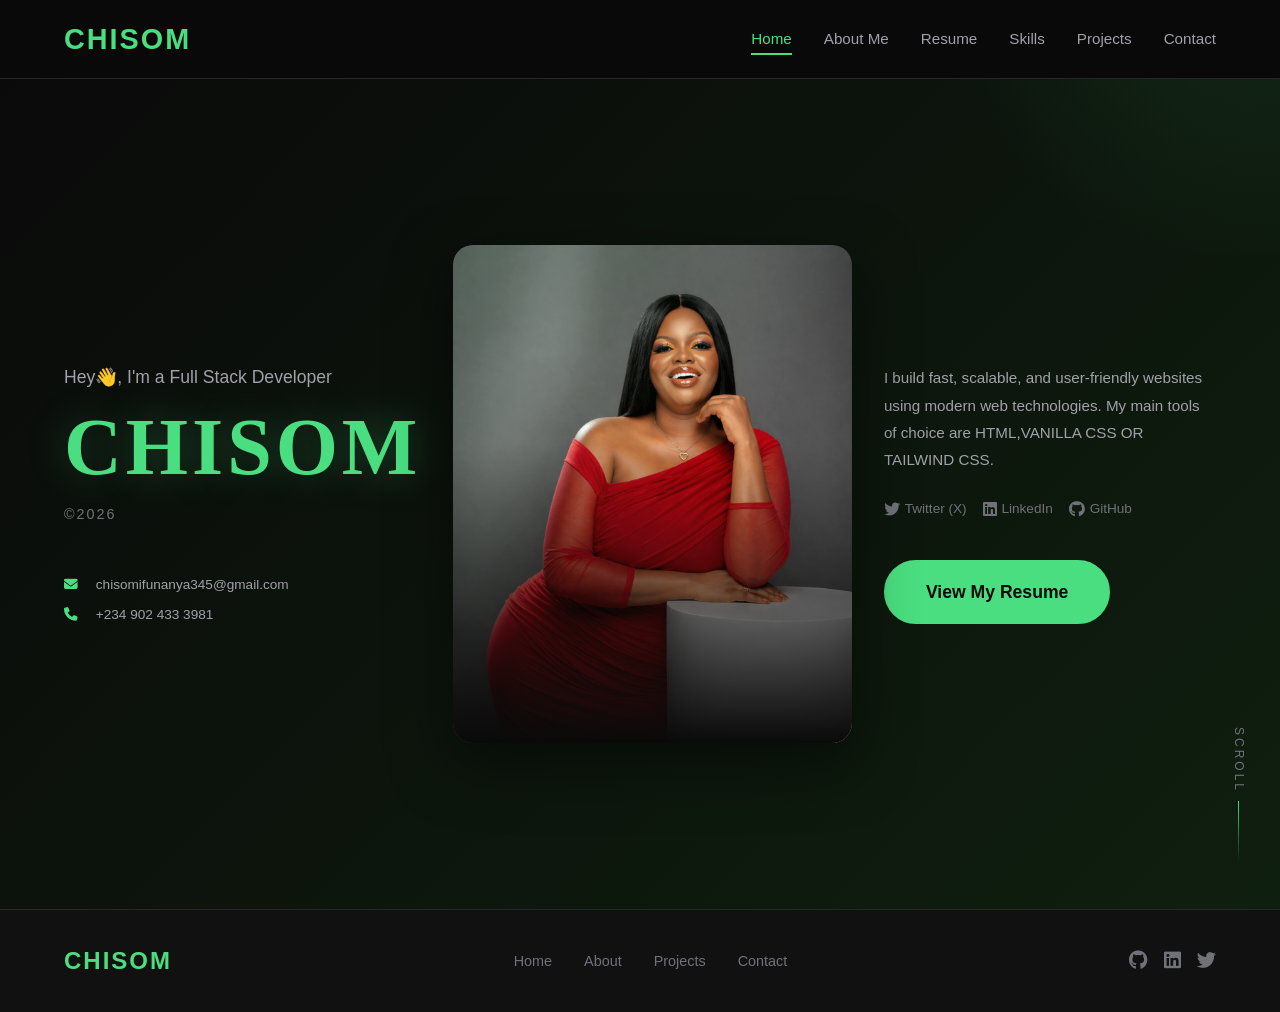
<file: index.html>
<!DOCTYPE html>
<html lang="en">
<head>
    <meta charset="UTF-8">
    <meta name="viewport" content="width=device-width, initial-scale=1.0">
    <title>CHISOM | Full Stack Developer</title>
    
    <link rel="stylesheet" href="./css/global.css">
    <link rel="stylesheet" href="./css/index.css">

    <link rel="stylesheet" href="https://cdnjs.cloudflare.com/ajax/libs/font-awesome/6.4.0/css/all.min.css">
</head>
<body>
    <!-- Navigation -->
    <nav class="navbar">
        <a href="index.html" class="logo">CHISOM</a>
          
           
        
        <ul class="nav-links" id="navLinks">
            <li><a href="index.html" class="active">Home</a></li>
            <li><a href="about.html">About Me</a></li>
            <li><a href="resume.html">Resume</a></li>
            <li><a href="skills.html">Skills</a></li>
            <li><a href="projects.html">Projects</a></li>
            <li><a href="contact.html">Contact</a></li>
        </ul>
    </nav>

    <!-- Hero Section -->
    <section class="hero">
        <div class="hero-content">
            <div class="hero-text">
                <p class="hero-greeting">Hey👋, I'm a Full Stack Developer</p>
                <h1 class="hero-name">CHISOM</h1>
                <p class="hero-year">©2026</p>
                <div class="hero-contact">
                    <p><i class="fas fa-envelope"></i> <a href="mailto:chisomifunanya345@gmail.com">chisomifunanya345@gmail.com</a></p>
                    <p><i class="fas fa-phone"></i> <a href="tel:+2349024333981">+234 902 433 3981</a></p>
                </div>
            </div>
            <div class="hero-image-container">
                <div class="hero-image-wrapper">
                    <img src="./images/portfolio_image.png" alt="Chisom - Full Stack Developer" class="hero-image">
                    <div class="hero-image-overlay"></div>
                </div>
            </div>

            <div class="hero-info">
                <!-- changed the paragraph -->
                <p class="hero-description">
                    I build fast, scalable, and user-friendly websites using modern web technologies. 
                    My main tools of choice are HTML,VANILLA CSS OR TAILWIND CSS.
                </p>
                <!-- removed codepen socials -->
                <div class="hero-socials">
                    <a href="https://twitter.com" target="_blank"><i class="fab fa-twitter"></i> Twitter (X)</a>
                    <a href="https://linkedin.com" target="_blank"><i class="fab fa-linkedin"></i> LinkedIn</a>
                    <a href="https://github.com" target="_blank"><i class="fab fa-github"></i> GitHub</a>
                </div>
                <a href="resume.html" class="btn hero-cta">View My Resume</a>
            </div>
        </div>
        <div class="scroll-indicator">
            <span class="scroll-text">SCROLL</span>
            <div class="scroll-line"></div>
        </div>
    </section>

    <!-- Footer -->
    <footer class="footer">
        <a href="index.html" class="footer-logo">CHISOM</a>
        <ul class="footer-links">
            <li><a href="index.html">Home</a></li>
            <li><a href="about.html">About</a></li>
            <li><a href="projects.html">Projects</a></li>
            <li><a href="contact.html">Contact</a></li>
        </ul>
        <div class="footer-social">
            <a href="https://github.com" target="_blank"><i class="fab fa-github"></i></a>
            <a href="https://linkedin.com" target="_blank"><i class="fab fa-linkedin"></i></a>
            <a href="https://twitter.com" target="_blank"><i class="fab fa-twitter"></i></a>
        </div>
    </footer>

    
</body>
</html>
</file>
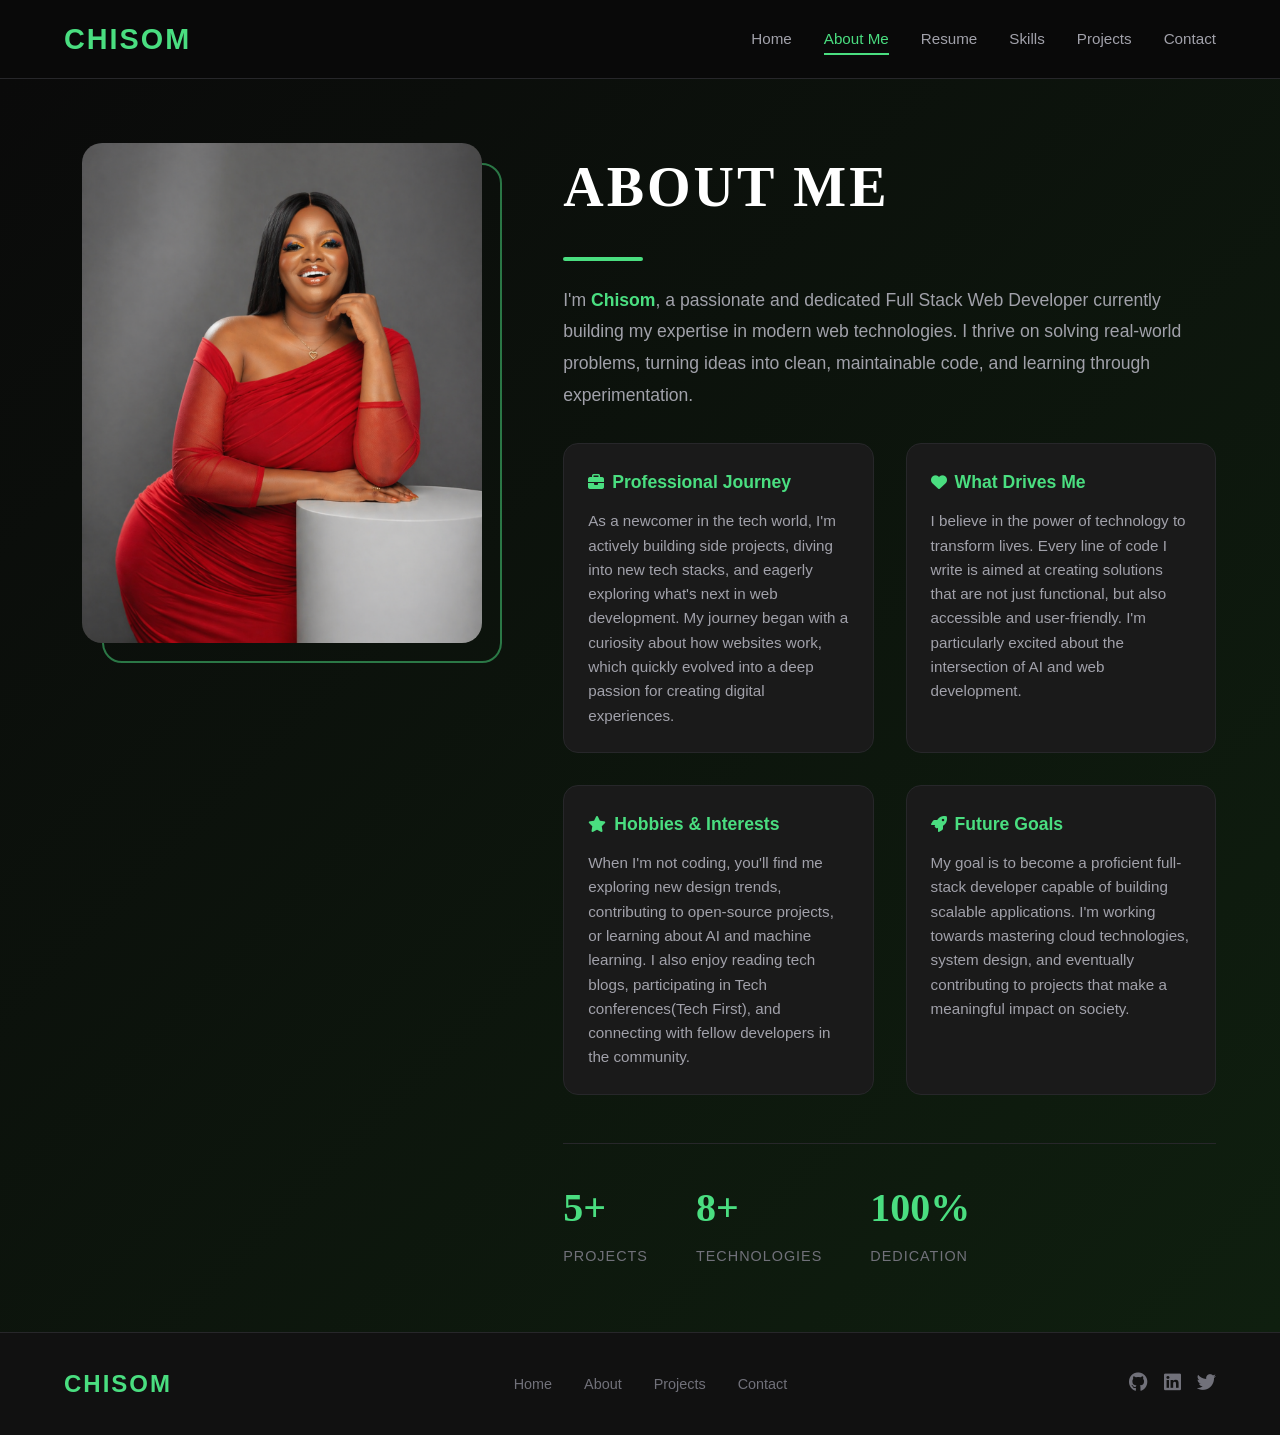
<file: about.html>
<!DOCTYPE html>
<html lang="en">
<head>
    <meta charset="UTF-8">
    <meta name="viewport" content="width=device-width, initial-scale=1.0">
    <title>About Me | CHISOM</title>
    <link rel="stylesheet" href="./css/global.css">
    <link rel="stylesheet" href="./css/about.css">

    <link rel="stylesheet" href="https://cdnjs.cloudflare.com/ajax/libs/font-awesome/6.4.0/css/all.min.css">
</head>
<body>
    <!-- Navigation -->
    <nav class="navbar">
        <a href="index.html" class="logo">CHISOM</a>
        <div class="menu-toggle" onclick="toggleMenu()">
            <span></span>
            <span></span>
            <span></span>
        </div>
        <ul class="nav-links" id="navLinks">
            <li><a href="index.html">Home</a></li>
            <li><a href="about.html" class="active">About Me</a></li>
            <li><a href="resume.html">Resume</a></li>
            <li><a href="skills.html">Skills</a></li>
            <li><a href="projects.html">Projects</a></li>
            <li><a href="contact.html">Contact</a></li>
        </ul>
    </nav>

    <!-- About Section -->
    <section class="about-section">
        <div class="about-container">
            <div class="about-image-side">
                <div class="about-image-wrapper">
                    <img src="./images/portfolio_image.png" alt="Chisom" class="about-image">
                    <div class="image-frame"></div>
                </div>
            </div>
            <div class="about-content-side">
                <h1 class="about-header">ABOUT ME</h1>
                <div class="about-divider"></div>
                <div class="about-text">
                    <p class="about-intro">
                        I'm <strong>Chisom</strong>, a passionate and dedicated Full Stack Web Developer currently building my expertise in modern web technologies. I thrive on solving real-world problems, turning ideas into clean, maintainable code, and learning through experimentation.
                    </p>

                    <div class="about-details">
                        <div class="detail-item">
                            <h3><i class="fas fa-briefcase"></i> Professional Journey</h3>
                            <p>As a newcomer in the tech world, I'm actively building side projects, diving into new tech stacks, and eagerly exploring what's next in web development. My journey began with a curiosity about how websites work, which quickly evolved into a deep passion for creating digital experiences.</p>
                        </div>

                        <div class="detail-item">
                            <h3><i class="fas fa-heart"></i> What Drives Me</h3>
                            <p>I believe in the power of technology to transform lives. Every line of code I write is aimed at creating solutions that are not just functional, but also accessible and user-friendly. I'm particularly excited about the intersection of AI and web development.</p>
                        </div>

                        <div class="detail-item">
                            <h3><i class="fas fa-star"></i> Hobbies & Interests</h3>
                            <p>When I'm not coding, you'll find me exploring new design trends, contributing to open-source projects, or learning about AI and machine learning. I also enjoy reading tech blogs, participating in Tech conferences(Tech First), and connecting with fellow developers in the community.</p>
                        </div>

                        <div class="detail-item">
                            <h3><i class="fas fa-rocket"></i> Future Goals</h3>
                            <p>My goal is to become a proficient full-stack developer capable of building scalable applications. I'm working towards mastering cloud technologies, system design, and eventually contributing to projects that make a meaningful impact on society.</p>
                        </div>
                    </div>

<!-- Changed the stat-number -->
                    <div class="about-stats">
                        <div class="stat">
                            <span class="stat-number">5+</span>
                            <span class="stat-label">Projects</span>
                        </div>
                        <div class="stat">
                            <span class="stat-number">8+</span>
                            <span class="stat-label">Technologies</span>
                        </div>
                        <div class="stat">
                            <span class="stat-number">100%</span>
                            <span class="stat-label">Dedication</span>
                        </div>
                    </div>
                </div>
            </div>
        </div>
    </section>

    <!-- Footer -->
    <footer class="footer">
        <a href="index.html" class="footer-logo">CHISOM</a>
        <ul class="footer-links">
            <li><a href="index.html">Home</a></li>
            <li><a href="about.html">About</a></li>
            <li><a href="projects.html">Projects</a></li>
            <li><a href="contact.html">Contact</a></li>
        </ul>
        <div class="footer-social">
            <a href="https://github.com" target="_blank"><i class="fab fa-github"></i></a>
            <a href="https://linkedin.com" target="_blank"><i class="fab fa-linkedin"></i></a>
            <a href="https://twitter.com" target="_blank"><i class="fab fa-twitter"></i></a>
        </div>
    </footer>

    
</body>
</html>
</file>
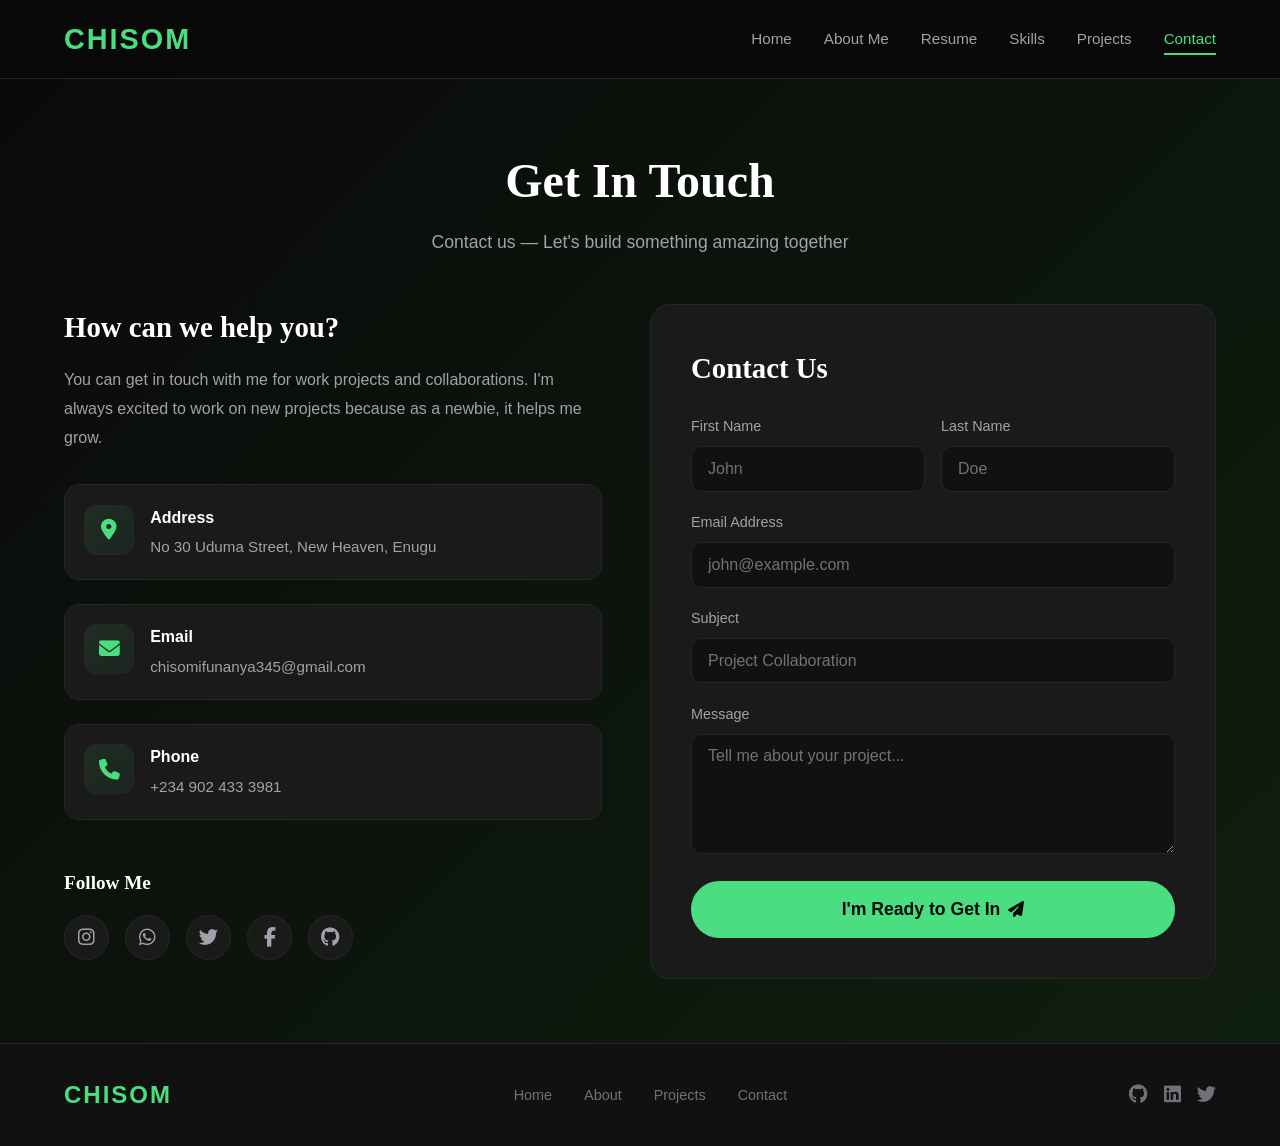
<file: contact.html>
<!DOCTYPE html>
<html lang="en">
<head>
    <meta charset="UTF-8">
    <meta name="viewport" content="width=device-width, initial-scale=1.0">
    <title>Contact | CHISOM</title>
    <link rel="stylesheet" href="./css/global.css">
    <link rel="stylesheet" href="./css/contact.css">
    <link rel="stylesheet" href="https://cdnjs.cloudflare.com/ajax/libs/font-awesome/6.4.0/css/all.min.css">
</head>
<body>
    <!-- Navigation -->
    <nav class="navbar">
        <a href="index.html" class="logo">CHISOM</a>
        <div>
            <span></span>
            <span></span>
            <span></span>
        </div>
        <ul class="nav-links" id="navLinks">
            <li><a href="index.html">Home</a></li>
            <li><a href="about.html">About Me</a></li>
            <li><a href="resume.html">Resume</a></li>
            <li><a href="skills.html">Skills</a></li>
            <li><a href="projects.html">Projects</a></li>
            <li><a href="contact.html" class="active">Contact</a></li>
        </ul>
    </nav>

    <!-- Contact Section -->
    <section class="contact-section">
        <div class="contact-container">
            <div class="contact-header">
                <h1 class="page-title">Get In Touch</h1>
                <p class="page-subtitle">Contact us — Let's build something amazing together</p>
            </div>

            <div class="contact-content">
                <!-- Left Side - Contact Info -->
                <div class="contact-info-side">
                    <div class="info-header">
                        <h2>How can we help you?</h2>
                        <p>You can get in touch with me for work projects and collaborations. I'm always excited to work on new projects because as a newbie, it helps me grow.</p>
                    </div>

                    <div class="contact-details">
                        <div class="contact-item">
                            <div class="contact-icon">
                                <i class="fas fa-map-marker-alt"></i>
                            </div>
                            <div class="contact-detail">
                                <h3>Address</h3>
                                <p>No 30 Uduma Street, New Heaven, Enugu</p>
                            </div>
                        </div>

                        <div class="contact-item">
                            <div class="contact-icon">
                                <i class="fas fa-envelope"></i>
                            </div>
                            <div class="contact-detail">
                                <h3>Email</h3>
                                <a href="mailto:chisomifunanya345@gmail.com?subject=Project%20Inquiry">chisomifunanya345@gmail.com</a>
                            </div>
                        </div>

                        <div class="contact-item">
                            <div class="contact-icon">
                                <i class="fas fa-phone"></i>
                            </div>
                            <div class="contact-detail">
                                <h3>Phone</h3>
                                <a href="tel:+2349024333981">+234 902 433 3981</a>
                            </div>
                        </div>
                    </div>

                    <div class="social-section">
                        <h3>Follow Me</h3>
                        <div class="social-icons">
                            <a href="https://instagram.com" target="_blank" title="Instagram"><i class="fab fa-instagram"></i></a>
                            <a href="https://wa.me/2349024333981" target="_blank" title="WhatsApp"><i class="fab fa-whatsapp"></i></a>
                            <a href="https://twitter.com" target="_blank" title="Twitter"><i class="fab fa-twitter"></i></a>
                            <a href="https://facebook.com" target="_blank" title="Facebook"><i class="fab fa-facebook-f"></i></a>
                            <a href="https://github.com" target="_blank" title="GitHub"><i class="fab fa-github"></i></a>
                        </div>
                    </div>
                </div>

                <!-- Right Side - Contact Form -->
                <div class="contact-form-side">
                    <div class="form-container">
                        <h2 class="form-title">Contact Us</h2>
                        <form class="contact-form" action="#" method="POST">
                            <div class="form-row">
                                <div class="form-group">
                                    <label for="firstName">First Name</label>
                                    <input type="text" id="firstName" name="firstName" placeholder="John" required>
                                </div>
                                <div class="form-group">
                                    <label for="lastName">Last Name</label>
                                    <input type="text" id="lastName" name="lastName" placeholder="Doe" required>
                                </div>
                            </div>

                            <div class="form-group">
                                <label for="email">Email Address</label>
                                <input type="email" id="email" name="email" placeholder="john@example.com" required>
                            </div>

                            <div class="form-group">
                                <label for="subject">Subject</label>
                                <input type="text" id="subject" name="subject" placeholder="Project Collaboration" required>
                            </div>

                            <div class="form-group">
                                <label for="comment">Message</label>
                                <textarea id="comment" name="comment" rows="5" placeholder="Tell me about your project..." required></textarea>
                            </div>

                            <button type="submit" class="btn form-btn">
                                I'm Ready to Get In <i class="fas fa-paper-plane"></i>
                            </button>
                        </form>
                    </div>
                </div>
            </div>
        </div>
    </section>

    <!-- Footer -->
    <footer class="footer">
        <a href="index.html" class="footer-logo">CHISOM</a>
        <ul class="footer-links">
            <li><a href="index.html">Home</a></li>
            <li><a href="about.html">About</a></li>
            <li><a href="projects.html">Projects</a></li>
            <li><a href="contact.html">Contact</a></li>
        </ul>
        <div class="footer-social">
            <a href="https://github.com" target="_blank"><i class="fab fa-github"></i></a>
            <a href="https://linkedin.com" target="_blank"><i class="fab fa-linkedin"></i></a>
            <a href="https://twitter.com" target="_blank"><i class="fab fa-twitter"></i></a>
        </div>
    </footer>

   
</body>
</html>
</file>
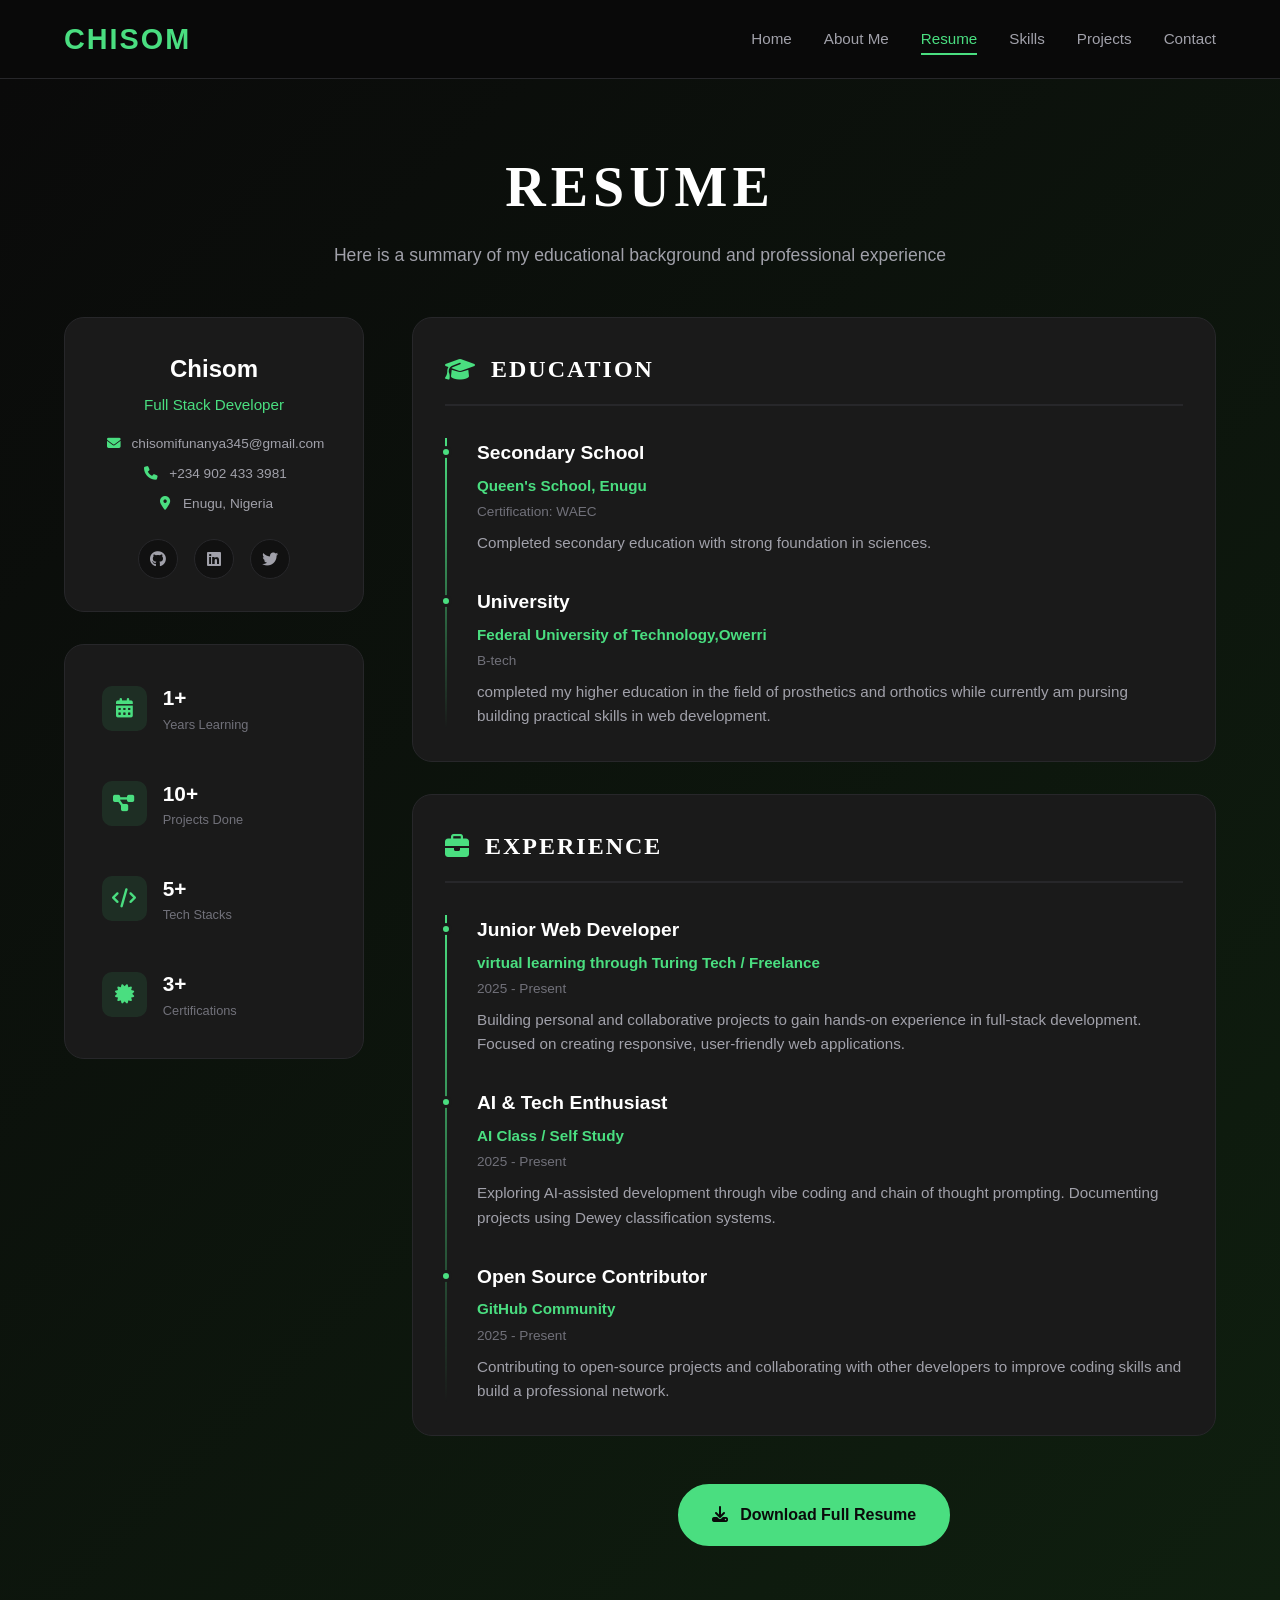
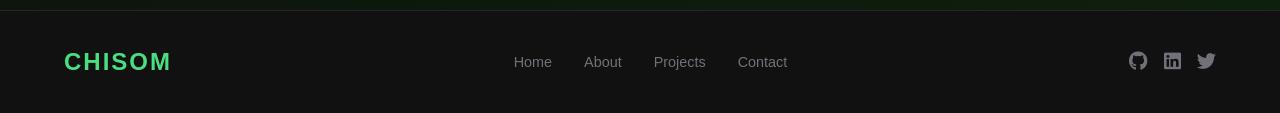
<file: resume.html>
<!DOCTYPE html>
<html lang="en">
<head>
    <meta charset="UTF-8">
    <meta name="viewport" content="width=device-width, initial-scale=1.0">
    <title>Resume | CHISOM</title>
    <link rel="stylesheet" href="./css/resume.css">
    <link rel="stylesheet" href="./css/global.css">
    <link rel="stylesheet" href="https://cdnjs.cloudflare.com/ajax/libs/font-awesome/6.4.0/css/all.min.css">
</head>
<body>
    <!-- Navigation -->
    <nav class="navbar">
        <a href="index.html" class="logo">CHISOM</a>
        <div class="menu-toggle"  onclick="toggleMenu()">
            <span></span>
            <span></span>
            <span></span>
        </div>
        <ul class="nav-links" id="navLinks">
            <li><a href="index.html">Home</a></li>
            <li><a href="about.html">About Me</a></li>
            <li><a href="resume.html" class="active">Resume</a></li>
            <li><a href="skills.html">Skills</a></li>
            <li><a href="projects.html">Projects</a></li>
            <li><a href="contact.html">Contact</a></li>
        </ul>
    </nav>

    <!-- Resume Section -->
    <section class="resume-section">
        <div class="resume-container">
            <div class="resume-header">
                <h1 class="page-title">RESUME</h1>
                <p class="page-subtitle">Here is a summary of my educational background and professional experience</p>
            </div>

            <div class="resume-content">
                <!-- Left Column -->
                <div class="resume-left">
                    <!-- Profile Card -->
                    <div class="profile-card">
                        <h2 class="profile-name">Chisom</h2>
                        <p class="profile-title">Full Stack Developer</p>
                        <div class="profile-contact">
                            <p><i class="fas fa-envelope"></i> chisomifunanya345@gmail.com</p>
                            <p><i class="fas fa-phone"></i> +234 902 433 3981</p>
                            <p><i class="fas fa-map-marker-alt"></i> Enugu, Nigeria</p>
                        </div>
                        <div class="profile-social">
                            <a href="https://github.com" target="_blank"><i class="fab fa-github"></i></a>
                            <a href="https://linkedin.com" target="_blank"><i class="fab fa-linkedin"></i></a>
                            <a href="https://twitter.com" target="_blank"><i class="fab fa-twitter"></i></a>
                        </div>
                    </div>

                    <!-- Quick Stats -->
                    <div class="stats-card">
                        <div class="stat-item">
                            <span class="stat-icon"><i class="fas fa-calendar-alt"></i></span>
                            <div class="stat-info">
                                <span class="stat-value">1+</span>
                                <span class="stat-label">Years Learning</span>
                            </div>
                        </div>
                        <div class="stat-item">
                            <span class="stat-icon"><i class="fas fa-project-diagram"></i></span>
                            <div class="stat-info">
                                <span class="stat-value">10+</span>
                                <span class="stat-label">Projects Done</span>
                            </div>
                        </div>
                        <div class="stat-item">
                            <span class="stat-icon"><i class="fas fa-code"></i></span>
                            <div class="stat-info">
                                <span class="stat-value">5+</span>
                                <span class="stat-label">Tech Stacks</span>
                            </div>
                        </div>
                        <div class="stat-item">
                            <span class="stat-icon"><i class="fas fa-certificate"></i></span>
                            <div class="stat-info">
                                <span class="stat-value">3+</span>
                                <span class="stat-label">Certifications</span>
                            </div>
                        </div>
                    </div>
                </div>

                <!-- Right Column -->
                <div class="resume-right">
                    <!-- Education Section -->
                    <div class="resume-block">
                        <div class="block-header">
                            <i class="fas fa-graduation-cap"></i>
                            <h2>EDUCATION</h2>
                        </div>

                        <div class="timeline">
                            <div class="timeline-item">
                                <div class="timeline-dot"></div>
                                <div class="timeline-content">
                                    <h3>Secondary School</h3>
                                    <span class="timeline-institution">Queen's School, Enugu</span>
                                    <span class="timeline-cert">Certification: WAEC</span>
                                    <p>Completed secondary education with strong foundation in sciences.</p>
                                </div>
                            </div>

                            <div class="timeline-item">
                                <div class="timeline-dot"></div>
                                <div class="timeline-content">
                                    <h3>University</h3>
                                    <span class="timeline-institution">Federal University of Technology,Owerri</span>
                                    <span class="timeline-cert">B-tech</span>
                                    <p>completed my higher education in the field of prosthetics and orthotics while currently am pursing building practical skills in web development.</p>
                                </div>
                            </div>
                        </div>
                    </div>

                    <!-- Experience Section -->
                    <div class="resume-block">
                        <div class="block-header">
                            <i class="fas fa-briefcase"></i>
                            <h2>EXPERIENCE</h2>
                        </div>

                        <div class="timeline">
                            <div class="timeline-item">
                                <div class="timeline-dot"></div>
                                <div class="timeline-content">
                                    <h3>Junior Web Developer</h3>
                                    <span class="timeline-institution">virtual learning through Turing Tech / Freelance</span>
                                    <span class="timeline-cert">2025 - Present</span>
                                    <p>Building personal and collaborative projects to gain hands-on experience in full-stack development. Focused on creating responsive, user-friendly web applications.</p>
                                </div>
                            </div>

                            <div class="timeline-item">
                                <div class="timeline-dot"></div>
                                <div class="timeline-content">
                                    <h3>AI & Tech Enthusiast</h3>
                                    <span class="timeline-institution">AI Class / Self Study</span>
                                    <span class="timeline-cert">2025 - Present</span>
                                    <p>Exploring AI-assisted development through vibe coding and chain of thought prompting. Documenting projects using Dewey classification systems.</p>
                                </div>
                            </div>

                            <div class="timeline-item">
                                <div class="timeline-dot"></div>
                                <div class="timeline-content">
                                    <h3>Open Source Contributor</h3>
                                    <span class="timeline-institution">GitHub Community</span>
                                    <span class="timeline-cert">2025 - Present</span>
                                    <p>Contributing to open-source projects and collaborating with other developers to improve coding skills and build a professional network.</p>
                                </div>
                            </div>
                        </div>
                    </div>

                    <!-- Download Button -->
                    <div class="resume-download">
                        <a href="#" class="btn" onclick="alert('Resume download coming soon!')">
                            <i class="fas fa-download"></i> Download Full Resume
                        </a>
                    </div>
                </div>
            </div>
        </div>
    </section>

    <!-- Footer -->
    <footer class="footer">
        <a href="index.html" class="footer-logo">CHISOM</a>
        <ul class="footer-links">
            <li><a href="index.html">Home</a></li>
            <li><a href="about.html">About</a></li>
            <li><a href="projects.html">Projects</a></li>
            <li><a href="contact.html">Contact</a></li>
        </ul>
        <div class="footer-social">
            <a href="https://github.com" target="_blank"><i class="fab fa-github"></i></a>
            <a href="https://linkedin.com" target="_blank"><i class="fab fa-linkedin"></i></a>
            <a href="https://twitter.com" target="_blank"><i class="fab fa-twitter"></i></a>
        </div>
    </footer>

    
</body>
</html>
</file>
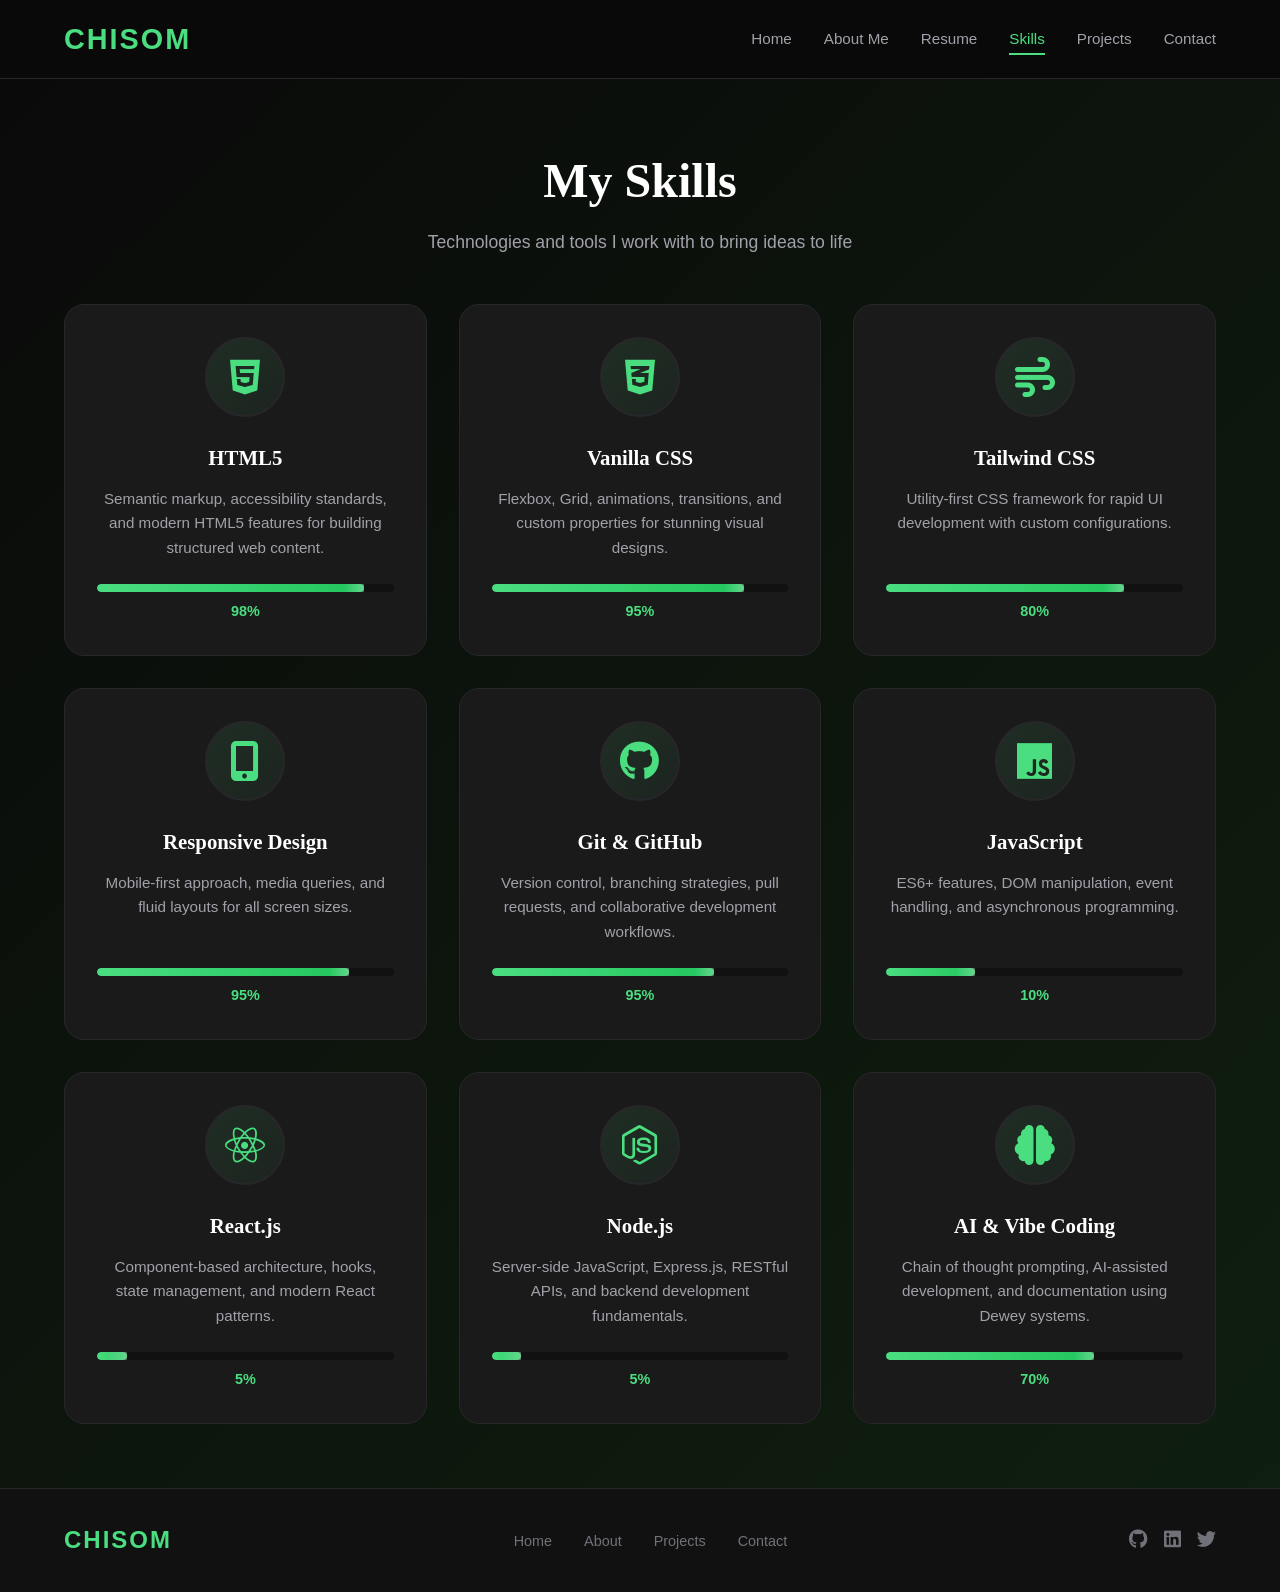
<file: skills.html>
<!DOCTYPE html>
<html lang="en">
<head>
    <meta charset="UTF-8">
    <meta name="viewport" content="width=device-width, initial-scale=1.0">
    <title>Skills | CHISOM</title>
    <link rel="stylesheet" href="./css/global.css">
    <link rel="stylesheet" href="./css/skills.css">
    <link rel="stylesheet" href="https://cdnjs.cloudflare.com/ajax/libs/font-awesome/6.4.0/css/all.min.css">
</head>
<body>
    <!-- Navigation -->
    <nav class="navbar">
        <a href="index.html" class="logo">CHISOM</a>
        <div class="menu-toggle" onclick="toggleMenu()">
            <span></span>
            <span></span>
            <span></span>
        </div>
        <ul class="nav-links" id="navLinks">
            <li><a href="index.html">Home</a></li>
            <li><a href="about.html">About Me</a></li>
            <li><a href="resume.html">Resume</a></li>
            <li><a href="skills.html" class="active">Skills</a></li>
            <li><a href="projects.html">Projects</a></li>
            <li><a href="contact.html">Contact</a></li>
        </ul>
    </nav>

    <!-- Skills Section -->
     <!-- changed the skill progress and percetage levels -->
    <section class="skills-section">
        <div class="skills-container">
            <div class="skills-header">
                <h1 class="page-title">My Skills</h1>
                <p class="page-subtitle">Technologies and tools I work with to bring ideas to life</p>
            </div>

            <div class="skills-grid">
                <!-- HTML -->
                <div class="skill-card">
                    <div class="skill-icon">
                        <i class="fab fa-html5"></i>
                    </div>
                    <h3 class="skill-name">HTML5</h3>
                    <p class="skill-description">Semantic markup, accessibility standards, and modern HTML5 features for building structured web content.</p>
                    <div class="skill-level">
                        <div class="skill-progress" style="width: 90%"></div>
                    </div>
                    <span class="skill-percent">98%</span>
                </div>

                <!-- CSS -->
                <div class="skill-card">
                    <div class="skill-icon">
                        <i class="fab fa-css3-alt"></i>
                    </div>
                    <h3 class="skill-name">Vanilla CSS</h3>
                    <p class="skill-description">Flexbox, Grid, animations, transitions, and custom properties for stunning visual designs.</p>
                    <div class="skill-level">
                        <div class="skill-progress" style="width: 85%"></div>
                    </div>
                    <span class="skill-percent">95%</span>
                </div>

                <!-- Tailwind CSS -->
                <div class="skill-card">
                    <div class="skill-icon">
                        <i class="fas fa-wind"></i>
                    </div>
                    <h3 class="skill-name">Tailwind CSS</h3>
                    <p class="skill-description">Utility-first CSS framework for rapid UI development with custom configurations.</p>
                    <div class="skill-level">
                        <div class="skill-progress" style="width: 80%"></div>
                    </div>
                    <span class="skill-percent">80%</span>
                </div>

                <!-- Responsive Design -->
                <div class="skill-card">
                    <div class="skill-icon">
                        <i class="fas fa-mobile-alt"></i>
                    </div>
                    <h3 class="skill-name">Responsive Design</h3>
                    <p class="skill-description">Mobile-first approach, media queries, and fluid layouts for all screen sizes.</p>
                    <div class="skill-level">
                        <div class="skill-progress" style="width: 85%"></div>
                    </div>
                    <span class="skill-percent">95%</span>
                </div>

                <!-- Git & GitHub -->
                <div class="skill-card">
                    <div class="skill-icon">
                        <i class="fab fa-github"></i>
                    </div>
                    <h3 class="skill-name">Git & GitHub</h3>
                    <p class="skill-description">Version control, branching strategies, pull requests, and collaborative development workflows.</p>
                    <div class="skill-level">
                        <div class="skill-progress" style="width: 75%"></div>
                    </div>
                    <span class="skill-percent">95%</span>
                </div>

                <!-- JavaScript -->
                <div class="skill-card">
                    <div class="skill-icon">
                        <i class="fab fa-js"></i>
                    </div>
                    <h3 class="skill-name">JavaScript</h3>
                    <p class="skill-description">ES6+ features, DOM manipulation, event handling, and asynchronous programming.</p>
                    <div class="skill-level">
                        <div class="skill-progress" style="width: 30%"></div>
                    </div>
                    <span class="skill-percent">10%</span>
                </div>

                <!-- React.js -->
                <div class="skill-card">
                    <div class="skill-icon">
                        <i class="fab fa-react"></i>
                    </div>
                    <h3 class="skill-name">React.js</h3>
                    <p class="skill-description">Component-based architecture, hooks, state management, and modern React patterns.</p>
                    <div class="skill-level">
                        <div class="skill-progress" style="width: 10%"></div>
                    </div>
                    <span class="skill-percent">5%</span>
                </div>

                <!-- Node.js -->
                <div class="skill-card">
                    <div class="skill-icon">
                        <i class="fab fa-node-js"></i>
                    </div>
                    <h3 class="skill-name">Node.js</h3>
                    <p class="skill-description">Server-side JavaScript, Express.js, RESTful APIs, and backend development fundamentals.</p>
                    <div class="skill-level">
                        <div class="skill-progress" style="width: 10%"></div>
                    </div>
                    <span class="skill-percent">5%</span>
                </div>

                <!-- AI & Prompting -->
                <div class="skill-card">
                    <div class="skill-icon">
                        <i class="fas fa-brain"></i>
                    </div>
                    <h3 class="skill-name">AI & Vibe Coding</h3>
                    <p class="skill-description">Chain of thought prompting, AI-assisted development, and documentation using Dewey systems.</p>
                    <div class="skill-level">
                        <div class="skill-progress" style="width: 70%"></div>
                    </div>
                    <span class="skill-percent">70%</span>
                </div>
            </div>
        </div>
    </section>

    <!-- Footer -->
    <footer class="footer">
        <a href="index.html" class="footer-logo">CHISOM</a>
        <ul class="footer-links">
            <li><a href="index.html">Home</a></li>
            <li><a href="about.html">About</a></li>
            <li><a href="projects.html">Projects</a></li>
            <li><a href="contact.html">Contact</a></li>
        </ul>
        <div class="footer-social">
            <a href="https://github.com" target="_blank"><i class="fab fa-github"></i></a>
            <a href="https://linkedin.com" target="_blank"><i class="fab fa-linkedin"></i></a>
            <a href="https://twitter.com" target="_blank"><i class="fab fa-twitter"></i></a>
        </div>
    </footer>

    
</body>
</html>
</file>
<file: css/global.css>
/* ===== GLOBAL STYLES & CSS VARIABLES ===== */
:root {
    --bg-primary: #0a0a0a;
    --bg-secondary: #111111;
    --bg-card: #1a1a1a;
    --accent: #4ade80;
    --accent-hover: #22c55e;
    --text-primary: #ffffff;
    --text-secondary: #a1a1aa;
    --text-muted: #71717a;
    --border: #27272a;
    --transition: all 0.3s ease;
    --font-primary: 'Segoe UI', Tahoma, Geneva, Verdana, sans-serif;
    --font-heading: 'Georgia', 'Times New Roman', serif;
}

* {
    margin: 0;
    padding: 0;
    box-sizing: border-box;
}

html {
    scroll-behavior: smooth;
}

body {
    font-family: var(--font-primary);
    background-color: var(--bg-primary);
    color: var(--text-primary);
    line-height: 1.6;
    min-height: 100vh;
    display: flex;
    flex-direction: column;
}

/* ===== ANIMATED LOGO ===== */
@keyframes slideInLeft {
    from {
        transform: translateX(-100px);
        opacity: 0;
    }
    to {
        transform: translateX(0);
        opacity: 1;
    }
}

.logo {
    font-size: 1.8rem;
    font-weight: 700;
    color: var(--accent);
    text-decoration: none;
    letter-spacing: 2px;
    animation: slideInLeft 1s ease-out forwards;
    display: inline-block;
}

/* ===== NAVIGATION ===== */
.navbar {
    position: sticky;
    top: 0;
    z-index: 1000;
    background-color: rgba(10, 10, 10, 0.95);
    backdrop-filter: blur(10px);
    border-bottom: 1px solid var(--border);
    padding: 1rem 5%;
    display: flex;
    justify-content: space-between;
    align-items: center;
}

.nav-links {
    display: flex;
    list-style: none;
    gap: 2rem;
}

.nav-links a {
    color: var(--text-secondary);
    text-decoration: none;
    font-size: 0.95rem;
    font-weight: 500;
    transition: var(--transition);
    position: relative;
    padding: 0.5rem 0;
}

.nav-links a::after {
    content: '';
    position: absolute;
    bottom: 0;
    left: 0;
    width: 0;
    height: 2px;
    background-color: var(--accent);
    transition: var(--transition);
}

.nav-links a:hover {
    color: var(--accent);
}

.nav-links a:hover::after {
    width: 100%;
}

.nav-links a.active {
    color: var(--accent);
}

.nav-links a.active::after {
    width: 100%;
}

/* ===== FOOTER ===== */
.footer {
    background-color: var(--bg-secondary);
    border-top: 1px solid var(--border);
    padding: 2rem 5%;
    margin-top: auto;
    display: flex;
    justify-content: space-between;
    align-items: center;
}

.footer-logo {
    font-size: 1.5rem;
    font-weight: 700;
    color: var(--accent);
    text-decoration: none;
    letter-spacing: 2px;
}

.footer-links {
    display: flex;
    list-style: none;
    gap: 2rem;
}

.footer-links a {
    color: var(--text-muted);
    text-decoration: none;
    font-size: 0.9rem;
    transition: var(--transition);
}

.footer-links a:hover {
    color: var(--accent);
}

.footer-social {
    display: flex;
    gap: 1rem;
}

.footer-social a {
    color: var(--text-muted);
    font-size: 1.2rem;
    transition: var(--transition);
}

.footer-social a:hover {
    color: var(--accent);
    transform: translateY(-3px);
}

/* ===== BUTTONS ===== */
.btn {
    display: inline-block;
    padding: 0.8rem 2rem;
    background-color: var(--accent);
    color: var(--bg-primary);
    text-decoration: none;
    border-radius: 50px;
    font-weight: 600;
    transition: var(--transition);
    border: 2px solid var(--accent);
    cursor: pointer;
    font-size: 1rem;
}

.btn:hover {
    background-color: transparent;
    color: var(--accent);
    transform: translateY(-2px);
    box-shadow: 0 10px 20px rgba(74, 222, 128, 0.2);
}

.btn-outline {
    background-color: transparent;
    color: var(--accent);
}

.btn-outline:hover {
    background-color: var(--accent);
    color: var(--bg-primary);
}

/* ===== UTILITY ===== */
.container {
    max-width: 1200px;
    margin: 0 auto;
    padding: 0 5%;
}

.section-padding {
    padding: 4rem 5%;
}

.page-title {
    font-size: 3rem;
    font-weight: 700;
    color: var(--text-primary);
    margin-bottom: 0.5rem;
    font-family: var(--font-heading);
}

.page-subtitle {
    font-size: 1.1rem;
    color: var(--text-secondary);
    margin-bottom: 2rem;
}




.menu-toggle span {
    width: 25px;
    height: 2px;
    background-color: var(--accent);
    transition: var(--transition);
} 

/* Responsive */
@media (max-width: 768px) {
    .nav-links {
        display: none;
        position: absolute;
        top: 100%;
        left: 0;
        width: 100%;
        background-color: var(--bg-secondary);
        flex-direction: column;
        padding: 1rem 5%;
        gap: 1rem;
        border-bottom: 1px solid var(--border);
    }

    .nav-links.active {
        display: flex;
    }

    .menu-toggle {
        display: flex;
    }

    .footer {
        flex-direction: column;
        gap: 1.5rem;
        text-align: center;
    }

    .page-title {
        font-size: 2rem;
    }
}
</file>
<file: css/index.css>
/* ===== HOME PAGE STYLES ===== */

.hero {
    min-height: calc(100vh - 70px);
    display: flex;
    align-items: center;
    justify-content: center;
    position: relative;
    overflow: hidden;
    background: linear-gradient(135deg, var(--bg-primary) 0%, #0f1f0f 100%);
}

.hero::before {
    content: '';
    position: absolute;
    top: -50%;
    right: -20%;
    width: 600px;
    height: 600px;
    background: radial-gradient(circle, rgba(74, 222, 128, 0.1) 0%, transparent 70%);
    border-radius: 50%;
}

.hero-content {
    display: grid;
    grid-template-columns: 1fr 1.2fr 1fr;
    gap: 2rem;
    align-items: center;
    max-width: 1400px;
    width: 100%;
    padding: 2rem 5%;
    position: relative;
    z-index: 1;
}

/* Hero Text Left */
.hero-text {
    display: flex;
    flex-direction: column;
    gap: 1rem;
}

.hero-greeting {
    font-size: 1.1rem;
    color: var(--text-secondary);
    font-weight: 500;
}

.hero-name {
    font-size: 5rem;
    font-weight: 800;
    color: var(--accent);
    letter-spacing: 4px;
    line-height: 1;
    text-shadow: 0 0 40px rgba(74, 222, 128, 0.3);
    font-family: var(--font-heading);
}

.hero-year {
    font-size: 0.9rem;
    color: var(--text-muted);
    letter-spacing: 2px;
}

.hero-contact {
    margin-top: 2rem;
    display: flex;
    flex-direction: column;
    gap: 0.5rem;
}

.hero-contact p {
    font-size: 0.85rem;
    color: var(--text-muted);
}

.hero-contact a {
    color: var(--text-secondary);
    text-decoration: none;
    transition: var(--transition);
}

.hero-contact a:hover {
    color: var(--accent);
}

.hero-contact i {
    color: var(--accent);
    margin-right: 0.5rem;
    width: 20px;
}

/* Hero Image Center */
.hero-image-container {
    display: flex;
    justify-content: center;
    align-items: center;
    position: relative;
}

.hero-image-wrapper {
    position: relative;
    width: 100%;
    max-width: 450px;
    border-radius: 20px;
    overflow: hidden;
    box-shadow: 0 20px 60px rgba(0, 0, 0, 0.5);
}

.hero-image {
    width: 100%;
    height: auto;
    display: block;
    filter: contrast(1.1) saturate(0.9);
    transition: var(--transition);
}

.hero-image-overlay {
    position: absolute;
    bottom: 0;
    left: 0;
    right: 0;
    height: 60%;
    background: linear-gradient(to top, var(--bg-primary) 0%, transparent 100%);
    pointer-events: none;
}

.hero-image-wrapper::before {
    content: '';
    position: absolute;
    top: 0;
    left: 0;
    right: 0;
    bottom: 0;
    background: linear-gradient(135deg, rgba(74, 222, 128, 0.1) 0%, transparent 50%);
    z-index: 1;
    pointer-events: none;
}

.hero-image-wrapper:hover .hero-image {
    transform: scale(1.02);
}

/* Hero Info Right */
.hero-info {
    display: flex;
    flex-direction: column;
    gap: 1.5rem;
    align-items: flex-start;
}

.hero-description {
    font-size: 0.95rem;
    color: var(--text-secondary);
    line-height: 1.8;
    max-width: 350px;
}

.hero-socials {
    display: flex;
    flex-wrap: wrap;
    gap: 1rem;
}

.hero-socials a {
    color: var(--text-muted);
    text-decoration: none;
    font-size: 0.85rem;
    transition: var(--transition);
    display: flex;
    align-items: center;
    gap: 0.3rem;
}

.hero-socials a:hover {
    color: var(--accent);
}

.hero-socials i {
    font-size: 1rem;
}

.hero-cta {
    margin-top: 1rem;
    padding: 1rem 2.5rem;
    font-size: 1.1rem;
}

/* Scroll Indicator */
.scroll-indicator {
    position: absolute;
    right: 2rem;
    bottom: 3rem;
    display: flex;
    flex-direction: column;
    align-items: center;
    gap: 0.5rem;
}

.scroll-text {
    writing-mode: vertical-rl;
    font-size: 0.75rem;
    letter-spacing: 3px;
    color: var(--text-muted);
    text-transform: uppercase;
}

.scroll-line {
    width: 1px;
    height: 60px;
    background: linear-gradient(to bottom, var(--accent), transparent);
    animation: scrollPulse 2s infinite;
}

@keyframes scrollPulse {
    0%, 100% { opacity: 1; }
    50% { opacity: 0.3; }
}

/* Responsive */
@media (max-width: 1024px) {
    .hero-content {
        grid-template-columns: 1fr;
        text-align: center;
    }

    .hero-name {
        font-size: 3.5rem;
    }

    .hero-info {
        align-items: center;
    }

    .hero-description {
        max-width: 500px;
    }

    .hero-image-wrapper {
        max-width: 350px;
    }

    .scroll-indicator {
        display: none;
    }
}

@media (max-width: 768px) {
    .hero-name {
        font-size: 2.5rem;
    }

    .hero-contact {
        align-items: center;
    }

    .hero-socials {
        justify-content: center;
    }
}
</file>
<file: css/about.css>
/* ===== ABOUT PAGE STYLES ===== */

.about-section {
    min-height: calc(100vh - 140px);
    display: flex;
    align-items: center;
    background: linear-gradient(135deg, var(--bg-primary) 0%, #0f1f0f 100%);
    padding: 4rem 5%;
}

.about-container {
    max-width: 1400px;
    margin: 0 auto;
    display: grid;
    grid-template-columns: 1fr 1.5fr;
    gap: 4rem;
    align-items: start;
    width: 100%;
}

/* Image Side */
.about-image-side {
    display: flex;
    justify-content: center;
    align-items: center;
    position: sticky;
    top: 100px;
}

.about-image-wrapper {
    position: relative;
    width: 100%;
    max-width: 400px;
}

.about-image {
    width: 100%;
    height: auto;
    border-radius: 20px;
    display: block;
    transition: transform 0.5s ease;
    position: relative;
    z-index: 2;
}

.about-image-wrapper:hover .about-image {
    transform: scale(1.05);
}

.image-frame {
    position: absolute;
    top: 20px;
    left: 20px;
    right: -20px;
    bottom: -20px;
    border: 2px solid var(--accent);
    border-radius: 20px;
    z-index: 1;
    opacity: 0.5;
    transition: var(--transition);
}

.about-image-wrapper:hover .image-frame {
    top: 10px;
    left: 10px;
    right: -10px;
    bottom: -10px;
    opacity: 0.8;
}

/* Content Side */
.about-content-side {
    display: flex;
    flex-direction: column;
    gap: 1.5rem;
}

.about-header {
    font-size: 3.5rem;
    font-weight: 800;
    color: var(--text-primary);
    letter-spacing: 3px;
    font-family: var(--font-heading);
    transition: var(--transition);
    display: inline-block;
    cursor: default;
}

.about-header:hover {
    color: var(--accent);
    text-shadow: 0 0 30px rgba(74, 222, 128, 0.4);
    transform: translateX(10px);
}

.about-divider {
    width: 80px;
    height: 4px;
    background-color: var(--accent);
    border-radius: 2px;
}

.about-text {
    display: flex;
    flex-direction: column;
    gap: 2rem;
}

.about-intro {
    font-size: 1.1rem;
    color: var(--text-secondary);
    line-height: 1.8;
}

.about-intro strong {
    color: var(--accent);
}

.about-details {
    display: grid;
    grid-template-columns: 1fr 1fr;
    gap: 2rem;
}

.detail-item {
    background-color: var(--bg-card);
    padding: 1.5rem;
    border-radius: 15px;
    border: 1px solid var(--border);
    transition: var(--transition);
}

.detail-item:hover {
    border-color: var(--accent);
    transform: translateY(-5px);
    box-shadow: 0 10px 30px rgba(74, 222, 128, 0.1);
}

.detail-item h3 {
    color: var(--accent);
    font-size: 1.1rem;
    margin-bottom: 0.8rem;
    display: flex;
    align-items: center;
    gap: 0.5rem;
}

.detail-item h3 i {
    font-size: 1rem;
}

.detail-item p {
    color: var(--text-secondary);
    font-size: 0.95rem;
    line-height: 1.6;
}

/* Stats */
.about-stats {
    display: flex;
    gap: 3rem;
    margin-top: 1rem;
    padding-top: 2rem;
    border-top: 1px solid var(--border);
}

.stat {
    display: flex;
    flex-direction: column;
    gap: 0.3rem;
}

.stat-number {
    font-size: 2.5rem;
    font-weight: 700;
    color: var(--accent);
    font-family: var(--font-heading);
}

.stat-label {
    font-size: 0.9rem;
    color: var(--text-muted);
    text-transform: uppercase;
    letter-spacing: 1px;
}

/* Responsive */
@media (max-width: 1024px) {
    .about-container {
        grid-template-columns: 1fr;
        gap: 3rem;
    }

    .about-image-side {
        position: relative;
        top: 0;
    }

    .about-image-wrapper {
        max-width: 300px;
    }

    .about-header {
        font-size: 2.5rem;
    }

    .about-details {
        grid-template-columns: 1fr;
    }
}

@media (max-width: 768px) {
    .about-header {
        font-size: 2rem;
    }

    .about-stats {
        gap: 2rem;
        justify-content: center;
    }

    .stat-number {
        font-size: 2rem;
    }
}
</file>
<file: css/contact.css>
/* ===== CONTACT PAGE STYLES ===== */

.contact-section {
    min-height: calc(100vh - 140px);
    background: linear-gradient(135deg, var(--bg-primary) 0%, #0f1f0f 100%);
    padding: 4rem 5%;
}

.contact-container {
    max-width: 1200px;
    margin: 0 auto;
}

.contact-header {
    text-align: center;
    margin-bottom: 3rem;
}

.contact-header .page-title {
    font-size: 3rem;
    margin-bottom: 0.5rem;
}

/* Contact Content Layout */
.contact-content {
    display: grid;
    grid-template-columns: 1fr 1fr;
    gap: 3rem;
    align-items: start;
}

/* Left Side - Contact Info */
.contact-info-side {
    display: flex;
    flex-direction: column;
    gap: 2rem;
}

.info-header h2 {
    font-size: 1.8rem;
    color: var(--text-primary);
    margin-bottom: 1rem;
    font-family: var(--font-heading);
}

.info-header p {
    color: var(--text-secondary);
    font-size: 1rem;
    line-height: 1.8;
}

/* Contact Details */
.contact-details {
    display: flex;
    flex-direction: column;
    gap: 1.5rem;
}

.contact-item {
    display: flex;
    align-items: flex-start;
    gap: 1rem;
    padding: 1.2rem;
    background-color: var(--bg-card);
    border: 1px solid var(--border);
    border-radius: 15px;
    transition: var(--transition);
}

.contact-item:hover {
    border-color: var(--accent);
    transform: translateX(10px);
} 

.contact-icon {
    width: 50px;
    height: 50px;
    min-width: 50px;
    border-radius: 12px;
    background: linear-gradient(135deg, rgba(74, 222, 128, 0.1) 0%, rgba(74, 222, 128, 0.05) 100%);
    display: flex;
    align-items: center;
    justify-content: center;
    color: var(--accent);
    font-size: 1.3rem;
    border: 1px solid var(--border);
}

.contact-detail h3 {
    font-size: 1rem;
    color: var(--text-primary);
    margin-bottom: 0.3rem;
}

.contact-detail p,
.contact-detail a {
    color: var(--text-secondary);
    font-size: 0.95rem;
    text-decoration: none;
    transition: var(--transition);
}

.contact-detail a:hover {
    color: var(--accent);
} 

/* Social Section */
.social-section {
    margin-top: 1rem;
}

.social-section h3 {
    font-size: 1.2rem;
    color: var(--text-primary);
    margin-bottom: 1rem;
    font-family: var(--font-heading);
}

.social-icons {
    display: flex;
    gap: 1rem;
}

.social-icons a {
    width: 45px;
    height: 45px;
    border-radius: 50%;
    background-color: var(--bg-card);
    border: 1px solid var(--border);
    display: flex;
    align-items: center;
    justify-content: center;
    color: var(--text-secondary);
    text-decoration: none;
    font-size: 1.2rem;
    transition: var(--transition);
    cursor: pointer;
}

.social-icons a:hover {
    background-color: var(--accent);
    color: var(--bg-primary);
    border-color: var(--accent);
    transform: translateY(-5px);
    box-shadow: 0 10px 20px rgba(74, 222, 128, 0.3);
}

/* Right Side - Form */
.contact-form-side {
    position: sticky;
    top: 100px;
}

.form-container {
    background-color: var(--bg-card);
    border: 1px solid var(--border);
    border-radius: 20px;
    padding: 2.5rem;
    transition: var(--transition);
}

 .form-container:hover {
    border-color: var(--accent);
    box-shadow: 0 10px 30px rgba(74, 222, 128, 0.1);
} 

.form-title {
    font-size: 1.8rem;
    color: var(--text-primary);
    margin-bottom: 1.5rem;
    font-family: var(--font-heading);
}

/* Form Styles */
.contact-form {
    display: flex;
    flex-direction: column;
    gap: 1.2rem;
}

.form-row {
    display: grid;
    grid-template-columns: 1fr 1fr;
    gap: 1rem;
}

.form-group {
    display: flex;
    flex-direction: column;
    gap: 0.5rem;
}

.form-group label {
    font-size: 0.9rem;
    color: var(--text-secondary);
    font-weight: 500;
}

.form-group input,
.form-group textarea {
    padding: 0.8rem 1rem;
    background-color: var(--bg-secondary);
    border: 1px solid var(--border);
    border-radius: 10px;
    color: var(--text-primary);
    font-size: 1rem;
    font-family: var(--font-primary);
    transition: var(--transition);
    outline: none;
}

.form-group input:focus,
.form-group textarea:focus {
    border-color: var(--accent);
    box-shadow: 0 0 0 3px rgba(74, 222, 128, 0.1);
}

.form-group input::placeholder,
.form-group textarea::placeholder {
    color: var(--text-muted);
}

.form-group textarea {
    resize: vertical;
    min-height: 120px;
}

.form-btn {
    width: 100%;
    padding: 1rem;
    font-size: 1.1rem;
    margin-top: 0.5rem;
    display: flex;
    align-items: center;
    justify-content: center;
    gap: 0.5rem;
}

.form-btn i {
    font-size: 1rem;
}

/* Responsive */
@media (max-width: 1024px) {
    .contact-content {
        grid-template-columns: 1fr;
    }

    .contact-form-side {
        position: relative;
        top: 0;
    }
}

@media (max-width: 768px) {
    .contact-header .page-title {
        font-size: 2rem;
    }

    .form-row {
        grid-template-columns: 1fr;
    }

    .form-container {
        padding: 1.5rem;
    }

    .contact-item:hover {
        transform: translateX(5px);
    }
}
</file>
<file: css/resume.css>
/* ===== RESUME PAGE STYLES ===== */

.resume-section {
    min-height: calc(100vh - 140px);
    background: linear-gradient(135deg, var(--bg-primary) 0%, #0f1f0f 100%);
    padding: 4rem 5%;
}

.resume-container {
    max-width: 1200px;
    margin: 0 auto;
}

.resume-header {
    text-align: center;
    margin-bottom: 3rem;
}

.resume-header .page-title {
    font-size: 3.5rem;
    letter-spacing: 5px;
}

/* Resume Content Layout */
.resume-content {
    display: grid;
    grid-template-columns: 300px 1fr;
    gap: 3rem;
    align-items: start;
}

/* Left Column - Profile & Stats */
.resume-left {
    display: flex;
    flex-direction: column;
    gap: 2rem;
    position: sticky;
    top: 100px;
}

.profile-card {
    background-color: var(--bg-card);
    border: 1px solid var(--border);
    border-radius: 20px;
    padding: 2rem;
    text-align: center;
    transition: var(--transition);
}

.profile-card:hover {
    border-color: var(--accent);
    box-shadow: 0 10px 30px rgba(74, 222, 128, 0.1);
}

.profile-image {
    width: 150px;
    height: 150px;
    border-radius: 50%;
    object-fit: cover;
    border: 3px solid var(--accent);
    margin-bottom: 1rem;
}

.profile-name {
    font-size: 1.5rem;
    font-weight: 700;
    color: var(--text-primary);
    margin-bottom: 0.3rem;
}

.profile-title {
    color: var(--accent);
    font-size: 0.95rem;
    margin-bottom: 1rem;
}

.profile-contact {
    display: flex;
    flex-direction: column;
    gap: 0.5rem;
    margin-bottom: 1.5rem;
}

.profile-contact p {
    font-size: 0.85rem;
    color: var(--text-secondary);
    display: flex;
    align-items: center;
    justify-content: center;
    gap: 0.5rem;
}

.profile-contact i {
    color: var(--accent);
    width: 20px;
}

.profile-social {
    display: flex;
    justify-content: center;
    gap: 1rem;
}

.profile-social a {
    width: 40px;
    height: 40px;
    border-radius: 50%;
    background-color: var(--bg-secondary);
    display: flex;
    align-items: center;
    justify-content: center;
    color: var(--text-secondary);
    text-decoration: none;
    transition: var(--transition);
    border: 1px solid var(--border);
}

.profile-social a:hover {
    background-color: var(--accent);
    color: var(--bg-primary);
    transform: translateY(-3px);
}

/* Stats Card */
.stats-card {
    background-color: var(--bg-card);
    border: 1px solid var(--border);
    border-radius: 20px;
    padding: 1.5rem;
    display: flex;
    flex-direction: column;
    gap: 1rem;
}

.stat-item {
    display: flex;
    align-items: center;
    gap: 1rem;
    padding: 0.8rem;
    border-radius: 10px;
    transition: var(--transition);
}

.stat-item:hover {
    background-color: var(--bg-secondary);
}

.stat-icon {
    width: 45px;
    height: 45px;
    border-radius: 10px;
    background-color: rgba(74, 222, 128, 0.1);
    display: flex;
    align-items: center;
    justify-content: center;
    color: var(--accent);
    font-size: 1.2rem;
}

.stat-info {
    display: flex;
    flex-direction: column;
}

.stat-value {
    font-size: 1.3rem;
    font-weight: 700;
    color: var(--text-primary);
}

.stat-label {
    font-size: 0.8rem;
    color: var(--text-muted);
}

/* Right Column - Timeline */
.resume-right {
    display: flex;
    flex-direction: column;
    gap: 2rem;
}

.resume-block {
    background-color: var(--bg-card);
    border: 1px solid var(--border);
    border-radius: 20px;
    padding: 2rem;
    transition: var(--transition);
}

.resume-block:hover {
    border-color: var(--accent);
}

.block-header {
    display: flex;
    align-items: center;
    gap: 1rem;
    margin-bottom: 2rem;
    padding-bottom: 1rem;
    border-bottom: 2px solid var(--border);
}

.block-header i {
    font-size: 1.5rem;
    color: var(--accent);
}

.block-header h2 {
    font-size: 1.5rem;
    font-weight: 700;
    color: var(--text-primary);
    letter-spacing: 2px;
    font-family: var(--font-heading);
}

/* Timeline */
.timeline {
    position: relative;
    padding-left: 2rem;
}

.timeline::before {
    content: '';
    position: absolute;
    left: 0;
    top: 0;
    bottom: 0;
    width: 2px;
    background: linear-gradient(to bottom, var(--accent), transparent);
}

.timeline-item {
    position: relative;
    padding-bottom: 2rem;
}

.timeline-item:last-child {
    padding-bottom: 0;
}

.timeline-dot {
    position: absolute;
    left: -2rem;
    top: 0.5rem;
    width: 12px;
    height: 12px;
    border-radius: 50%;
    background-color: var(--accent);
    border: 3px solid var(--bg-card);
    transform: translateX(-5px);
}

.timeline-content h3 {
    font-size: 1.2rem;
    color: var(--text-primary);
    margin-bottom: 0.3rem;
}

.timeline-institution {
    display: block;
    color: var(--accent);
    font-weight: 600;
    font-size: 0.95rem;
    margin-bottom: 0.2rem;
}

.timeline-cert {
    display: block;
    color: var(--text-muted);
    font-size: 0.85rem;
    margin-bottom: 0.5rem;
}

.timeline-content p {
    color: var(--text-secondary);
    font-size: 0.95rem;
    line-height: 1.6;
}

/* Download Button */
.resume-download {
    text-align: center;
    margin-top: 1rem;
}

.resume-download .btn {
    padding: 1rem 2rem;
    font-size: 1rem;
}

.resume-download .btn i {
    margin-right: 0.5rem;
}

/* Responsive */
@media (max-width: 1024px) {
    .resume-content {
        grid-template-columns: 1fr;
    }

    .resume-left {
        position: relative;
        top: 0;
        display: grid;
        grid-template-columns: 1fr 1fr;
    }
}

@media (max-width: 768px) {
    .resume-left {
        grid-template-columns: 1fr;
    }

    .resume-header .page-title {
        font-size: 2.5rem;
    }

    .timeline {
        padding-left: 1.5rem;
    }

    .timeline-dot {
        left: -1.5rem;
        transform: translateX(-4px);
    }
}
</file>
<file: css/skills.css>
/* ===== SKILLS PAGE STYLES ===== */

.skills-section {
    min-height: calc(100vh - 140px);
    background: linear-gradient(135deg, var(--bg-primary) 0%, #0f1f0f 100%);
    padding: 4rem 5%;
}

.skills-container {
    max-width: 1200px;
    margin: 0 auto;
}

.skills-header {
    text-align: center;
    margin-bottom: 3rem;
}

.skills-header .page-title {
    font-size: 3rem;
    margin-bottom: 0.5rem;
}

.skills-header .page-subtitle {
    color: var(--text-secondary);
    font-size: 1.1rem;
}

/* Skills Grid */
.skills-grid {
    display: grid;
    grid-template-columns: repeat(auto-fit, minmax(300px, 1fr));
    gap: 2rem;
}

/* Skill Card */
.skill-card {
    background-color: var(--bg-card);
    border: 1px solid var(--border);
    border-radius: 20px;
    padding: 2rem;
    display: flex;
    flex-direction: column;
    align-items: center;
    text-align: center;
    transition: var(--transition);
    position: relative;
    overflow: hidden;
}

.skill-card::before {
    content: '';
    position: absolute;
    top: 0;
    left: 0;
    width: 100%;
    height: 3px;
    background: linear-gradient(90deg, var(--accent), transparent);
    transform: scaleX(0);
    transform-origin: left;
    transition: transform 0.5s ease;
}

.skill-card:hover {
    transform: translateY(-10px);
    border-color: var(--accent);
    box-shadow: 0 20px 40px rgba(74, 222, 128, 0.15);
}

.skill-card:hover::before {
    transform: scaleX(1);
}

/* Skill Icon */
.skill-icon {
    width: 80px;
    height: 80px;
    background: linear-gradient(135deg, rgba(74, 222, 128, 0.1) 0%, rgba(74, 222, 128, 0.05) 100%);
    border-radius: 50%;
    display: flex;
    align-items: center;
    justify-content: center;
    margin-bottom: 1.5rem;
    border: 2px solid var(--border);
    transition: var(--transition);
}

.skill-card:hover .skill-icon {
    border-color: var(--accent);
    transform: scale(1.1);
    box-shadow: 0 0 20px rgba(74, 222, 128, 0.3);
}

.skill-icon i {
    font-size: 2.5rem;
    color: var(--accent);
}

/* Skill Name */
.skill-name {
    font-size: 1.3rem;
    font-weight: 700;
    color: var(--text-primary);
    margin-bottom: 0.8rem;
    font-family: var(--font-heading);
}

/* Skill Description */
.skill-description {
    font-size: 0.95rem;
    color: var(--text-secondary);
    line-height: 1.6;
    margin-bottom: 1.5rem;
    flex-grow: 1;
}

 /* /* Skill Level  */
 .skill-level {
    width: 100%;
    height: 8px;
    background-color: var(--bg-secondary); 
    border-radius: 10px;
    overflow: hidden;
    margin-bottom: 0.5rem;
} 

.skill-progress {
    height: 100%;
    background: linear-gradient(90deg, var(--accent), var(--accent-hover));
    border-radius: 10px;
    transition: width 1s ease-out;
    position: relative;
}

 .skill-progress::after {
    content: '';
    position: absolute;
    right: 0;
    top: 0;
    bottom: 0;
    width: 20px;
    background: linear-gradient(90deg, transparent, rgba(255,255,255,0.3));
    animation: shimmer 2s infinite;
} 

@keyframes shimmer {
    0% { transform: translateX(-20px); opacity: 0; }
    50% { opacity: 1; }
    100% { transform: translateX(20px); opacity: 0; }
}

.skill-percent {
    font-size: 0.9rem;
    color: var(--accent);
    font-weight: 600;
} 

/* Responsive */
@media (max-width: 768px) {
    .skills-header .page-title {
        font-size: 2rem;
    }

    .skills-grid {
        grid-template-columns: 1fr;
    }

    .skill-card {
        padding: 1.5rem;
    }
}
</file>
